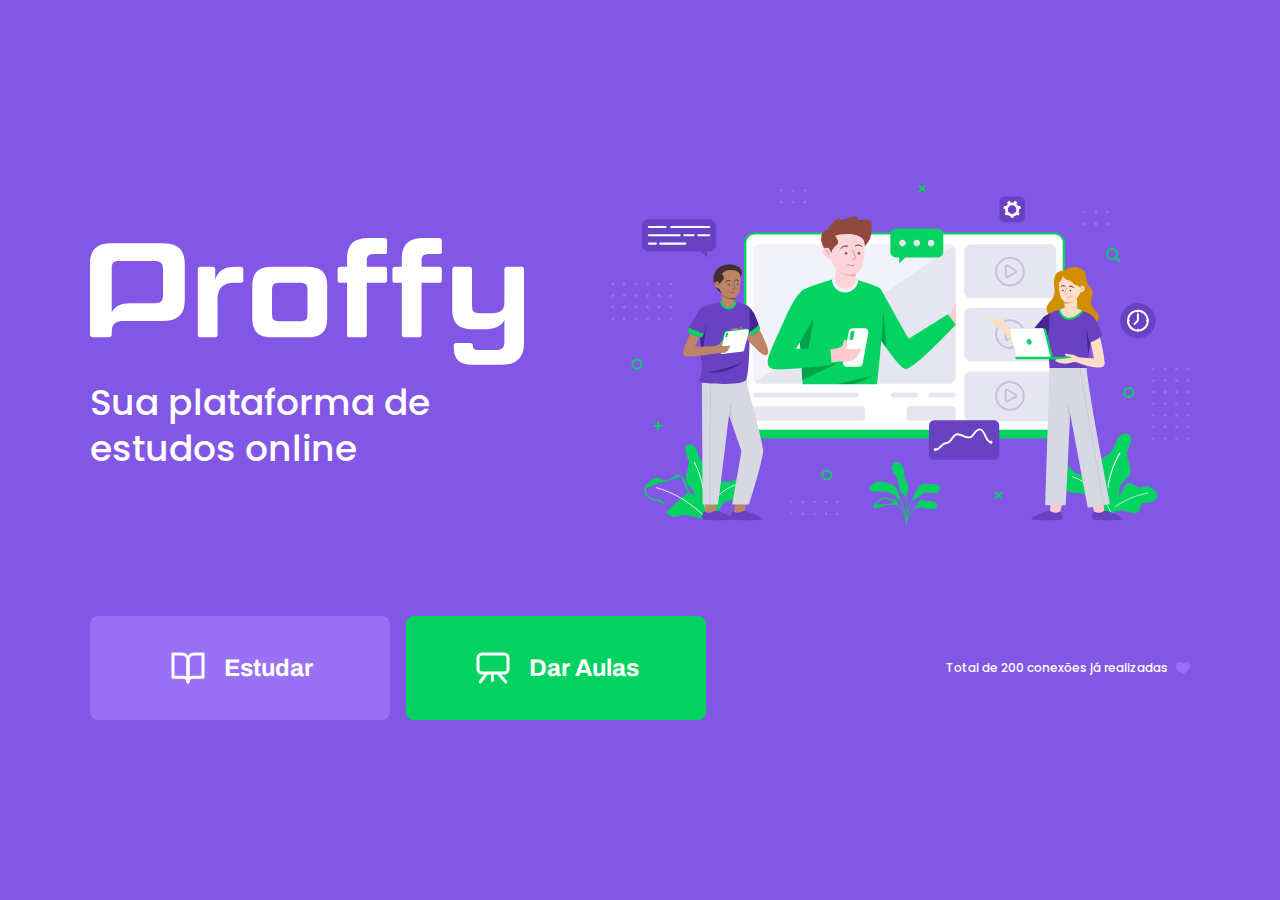
<file: index.html>
<!DOCTYPE html>
<html lang="pt-br">
    <head>
        <meta charset="UTF-8">
        <meta name="viewport" content="width=device-width, initial-scale=1.0">
        <meta name="theme-color" content="#8257E5">
        <link href="https://fonts.googleapis.com/css2?family=Archivo:wght@400;600;700&amp;family=Poppins:wght@400;600&amp;display=swap" rel="stylesheet">

        <link rel="stylesheet" href="css/main.css">
        <link rel="stylesheet" href="css/partials/page-landing.css">
        <title>Proffy | Sua plataforma de estudos</title>
        <link rel="shortcut icon" href="img/favicon.png" type="image/png">
    </head>
    <body id='page-landing'>

        <div id="container">
            <div class="logo-container">
                <img src="img/logo.svg" alt="Proffy">
                <h2>Sua plataforma de estudos online </h2>
            </div>
          
            <img class="hero-image" src="img/landing.svg" alt="Plataforma de Estudos">

            <div class="buttons-container">
                <a class = "study" href="study.html" target="blank">
                    <img src="img/icons/study.svg" alt="Estudar"> Estudar
                </a>
                <a class = "give-classes" href="give-classes.html">
                    <img src="img/icons/give-classes.svg" alt="Dar Aulas"> Dar Aulas
                </a>
            </div>

            <p class="total-connections">
                Total de 200 conexões já realizadas 
                <img src="img/icons/purple-heart.svg" alt="Coração Roxo">
            </p>
 
        </div> 

    </body>
</html>
</file>
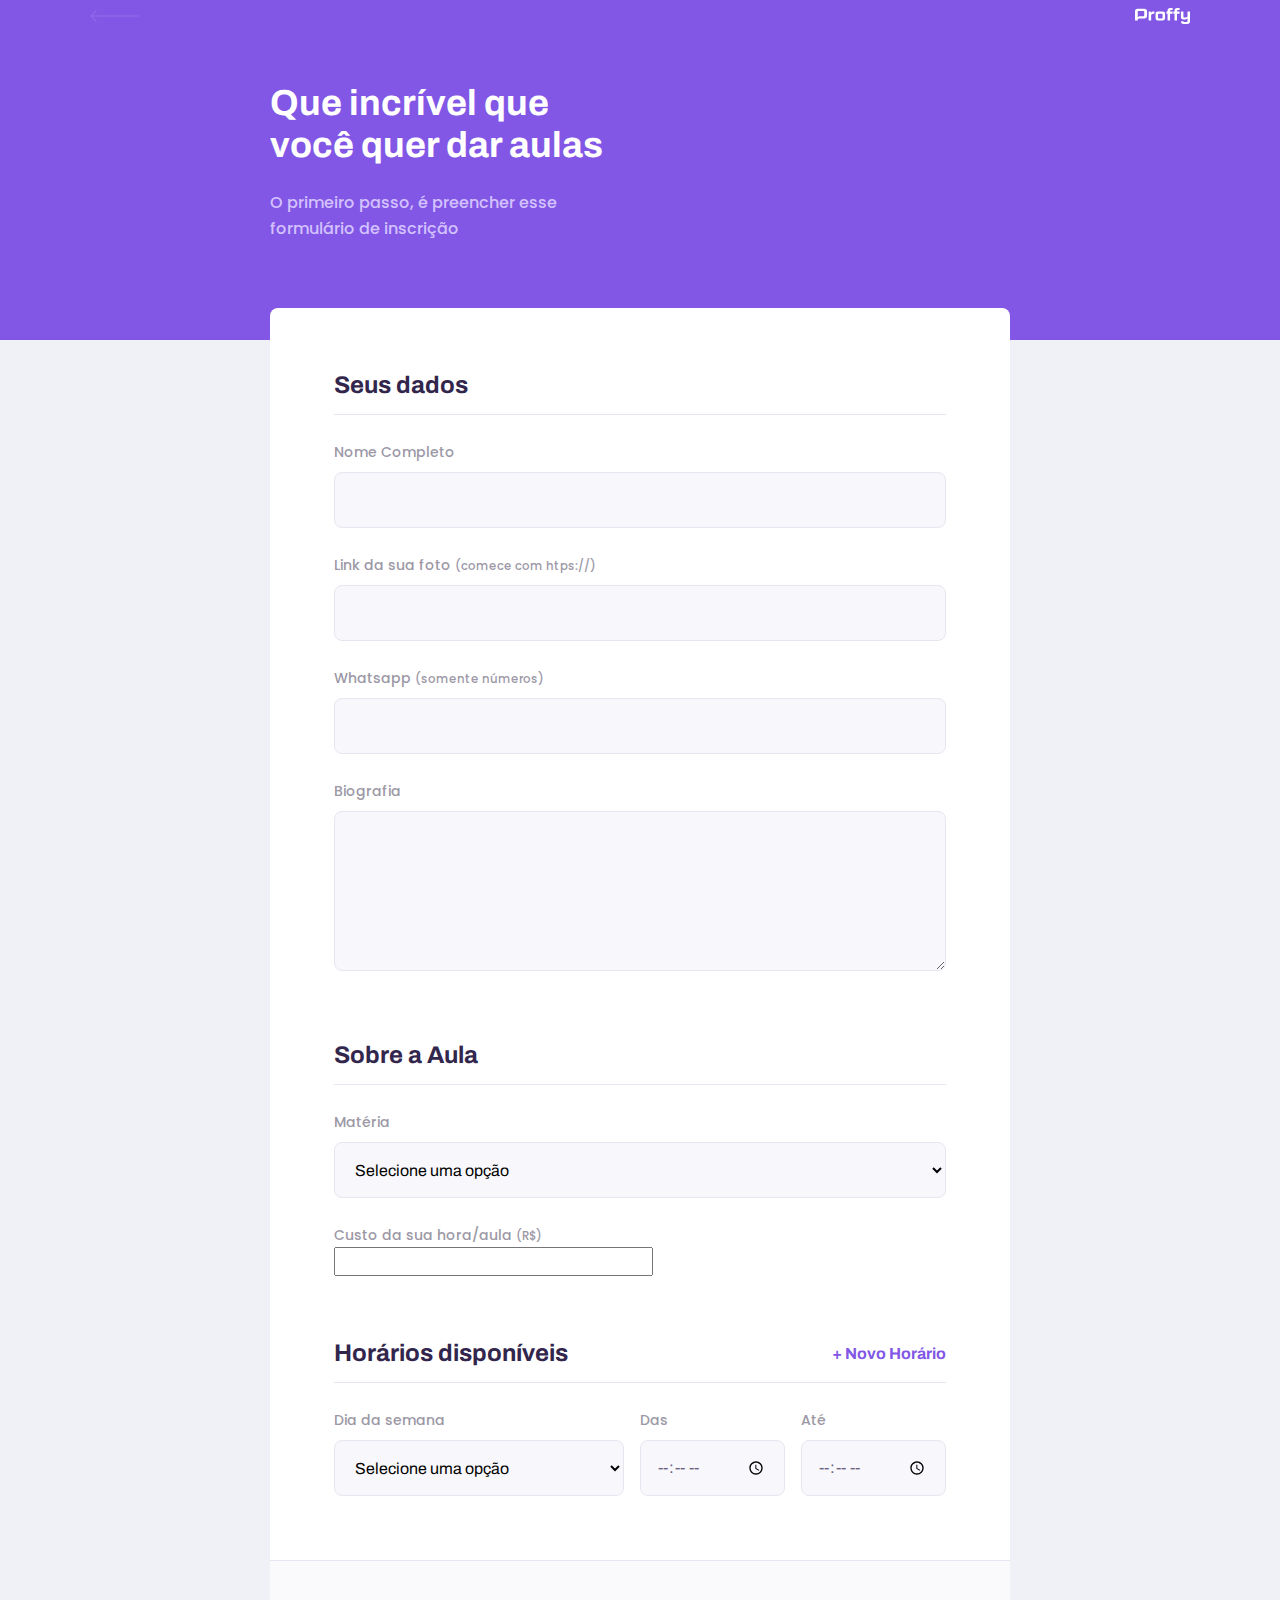
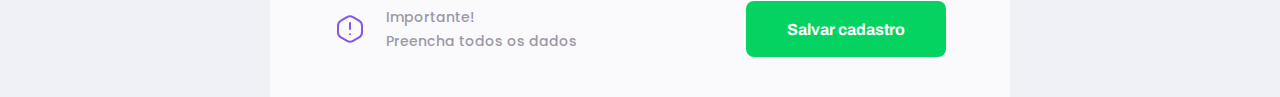
<file: give-classes.html>
<!DOCTYPE html>
<html lang="pt-br">
    <head>
        <meta charset="UTF-8">
        <meta name="viewport" content="width=device-width, initial-scale=1.0">
        <meta name="theme-color" content="#8257E5">

        <link href="https://fonts.googleapis.com/css2?family=Archivo:wght@400;700&amp;family=Poppins:wght@400;600&amp;display=swap" rel="stylesheet">
        <link rel="stylesheet" href="css/main.css">
        <link rel="stylesheet" href="css/partials/header.css">
        <link rel="stylesheet" href="css/partials/forms.css">
        <link rel="stylesheet" href="css/partials/page-give-classes.css">
        <link rel="shortcut icon" href="img/favicon.png" type="image/png">

        <title>Proffy | Sua plataforma de estudos</title>

        <script src="js/addField.js" defer></script>
        
    </head>
    <body id='page-give-classes'>

        <div id="container">
           <header class="page-header">
               <div class="top-bar-container">
                   <a href="index.html" target="blank">
                       <img src="img/icons/back.svg" alt="Voltar">
                   </a>
                   <img src="img/logo.svg" alt="Proffy">
               </div>

               <div class="header-content">
                   <strong>Que incrível que você quer dar aulas</strong>
                   <p>O primeiro passo, é preencher esse formulário de inscrição</p>
               </div>
           </header>

           <main>
                <form action="#" id="create-class">
                    <fieldset>
                        <legend>Seus dados</legend>

                        <div class="input-block">
                            <label for="avatar">Nome Completo</label>
                            <input name="name" id="name" required>
                        </div>

                        <div class="input-block">
                            <label for="avatar">Link da sua foto <small>(comece com htps://)</small></label>
                            <input name="avatar" id="avatar" type="url" required>
                        </div>

                        <div class="input-block">
                            <label for="avatar">Whatsapp <small>(somente números)</small></label>
                            <input name="whatsapp" id="whatsapp" type="number" required>
                        </div>

                        <div class="textarea-block">
                            <label for="bio">Biografia</label>
                            <textarea name="bio" id="bio" required></textarea>
                        </div>

                    </fieldset>

                    <fieldset>
                        <legend>Sobre a Aula</legend>
                        <div class="select-block">
                            <label for="subject">Matéria</label>
                            <select name="subject" id="subject" required>
                                <option value="">Selecione uma opção</option>
                                <option value="1">Artes</option>
                                <option value="2">Biologia</option>
                                <option value="3">Ciências</option>
                                <option value="4">Educação física</option>
                                <option value="5">Física</option>
                                <option value="6">Geografia</option>
                                <option value="7">História</option>
                                <option value="8">Matemática</option>
                                <option value="9">Português</option>
                                <option value="10">Química</option>
                            </select>
                        </div>

                        <div class="input-block">
                            <label for="cost">Custo da sua hora/aula <small>(R$)</small></label>
                        </div>
                        <input type="cost" id="cost" type="number" required>
                    </fieldset>

                    <fieldset id="schedule-items">
                        <legend>Horários disponíveis 
                            <button type="button" id="add-time">+ Novo Horário</button>
                        </legend>

                        <div class="schedule-item">

                            <div class="select-block">
                                <label for="weekday">Dia da semana</label>

                                
                                <select name="weekday[]"><!-- [] ele irá vim com mais de 1 valor -->
                                    <option value="">Selecione uma opção</option>
                                    <option value="0">Domingo</option>
                                    <option value="1">Segunda-feira</option>
                                    <option value="2">Terça-feira</option>
                                    <option value="3">Quarta-feira</option>
                                    <option value="4">Quinta-feira</option>
                                    <option value="5">Sexta-feira</option>
                                    <option value="6">Sábado</option>
                                </select>
                            </div>

                            <div class="input-block">
                                <label for="time_from">Das</label>
                                <input type="time" name="time-from[]">
                            </div>

                            <div class="input-block">
                                <label for="time_from">Até</label>
                                <input type="time" name="time-from[]">
                            </div>

                        </div>
                    </fieldset>
                </form>
                <footer>
                    <p>
                        <img src="img/icons/warning.svg" alt="Aviso Importante">
                        Importante! <br>
                        Preencha todos os dados
                    </p>
                    <button type="submit" form="create-class">Salvar cadastro</button>
                </footer>
           </main>

        </div> 

        <script>

        </script>

    </body>
</html>
</file>
<file: css/main.css>
:root{
    --color-background: #F0F0F7;
    --color-primary-lighter:#9871F5;
    --color-primary-light:#916BEA;
    --color-primary: #8257E5;
    --color-primary-dark:#774DD6;
    --color-primary-darker:#6842C2;
    --color-secondary:#04D361;
    --color-secondary-dark:#04BF58;
    --color-title-in-primary: #FFFFFF;
    --color-text-in-primary:#D4C2FF;
    --color-text-title:#32264D;
    --color-text-complement:#9C98A6;
    --color-text-base:#6A6180;
    --color-line-in-white:#E6E6F0;
    --color-input-background:#F8F8FC;
    --color-button-text:#FFFFFF;
    --color-box-base: #FFFFFF;
    --color-box-footer:#FAFAFC;
    --color-small-info: #C1BCCC;

    /* Tamanho da Fonte Padrão: 16px - 100% - 1rem */

    font-size:60%;
}


*{
    margin: 0;
    padding: 0;
    box-sizing: border-box;
}

html, body{
    height: 100vh;
}

body{
    background-color: var(--color-background);
    font-size: 2rem;
    display: flex;
    align-items: center;
    justify-content: center;
}

body,
input,
button,
textarea {
    font-size: 1.6rem;
    font-weight: 500;
    font-family: Poppins;
    color: var(--color-text-base);
}

#container{
    width: 90vw;
    max-width: 700px;
}


@media (min-width: 700px) {
    :root{
        font-size: 62.5%; /*1rem - 10px*/
    }
}
</file>
<file: css/partials/page-landing.css>
#page-landing{
    background: var(--color-primary);
}

#page-landing #container{
    color: var(--color-title-in-primary);
}

.logo-container{
    text-align: center;
    margin-bottom: 3.2rem;
}

.logo-container h2{
    font-weight: 500;
    font-size: 3.6rem;
    line-height: 4.6rem;
    margin-top: 0.8rem;

}

.logo-container img{
    height: 10rem;
}

.hero-image{
    width: 100%;
}

.buttons-container{
    display: flex;
    justify-content: center;
    margin: 3.2rem 0;
}

.buttons-container a {
    width: 30rem;
    height: 10.4rem;
    border-radius: 0.8rem;
    margin-right: 1.6rem;
    font: 700 2.4rem Archivo;

    display: flex;
    align-items: center;
    justify-content: center;

    text-decoration: none;

    color: var(--color-button-text);
}

.buttons-container img{
    margin-right: 1.6rem;
}

.buttons-container a img {
    width: 4rem;
}

.buttons-container a.study{
    background: var(--color-primary-lighter);
}

.buttons-container a.give-classes{
    background: var(--color-secondary);
}


.total-connections{
    font-size: 1.8rem;

    display: flex;
    align-items: center;
    justify-content: center;
}

.total-connections img{
    margin-left: 0.8rem;
}

@media(max-width:699px){
    :root{
        font-size: 40%;
    }
}


@media (min-width:1100px){
    #page-landing #container{
        max-width: 1100px;
        display: grid;
        grid-template-columns: 2fr 1fr 2fr;
        grid-template-rows: 350px 1fr;
        grid-template-areas: 
        "proffy image image"
        "button button texting";
        column-gap: 87px;
        row-gap: 86px;
    }

    .logo-container{
        grid-area: proffy;
        text-align: initial;
        align-self: center;
        margin: 0;
    }

    .logo-container img{
        height: 127px;
    }

    .hero-image{
        grid-area: image;
        height: 350px;
    }
    .buttons-container{
        grid-area: button;
        justify-content: flex-start;
        margin: 0;
    }
    .total-connections{
        grid-area: texting;
        justify-content: flex-end;
        font-size: 1.2rem;
    }
}
</file>
<file: css/partials/header.css>
.page-header{
    background-color: var(--color-primary);
    display: flex;
    flex-direction: column;
}

.page-header .top-bar-container{
    width: 90%;
    margin: 0 auto;

    display: flex;
    align-items: center;
    justify-content: space-between;

    height: 1.6rem 0;
}

.page-header .top-bar-container > img{
    height: 1.6rem;
    
}

.page-header .top-bar-container a{
    height: 3.2rem;
    opacity: 0.2;
}

.page-header .top-bar-container a:hover{
    height: 3.2rem;
}

.page-header .header-content{
    width: 90%;
    margin: auto;

    position: relative;
}

.page-header .header-content strong{
    font: 700 3.6rem Archivo;
    line-height: 4.2rem;
    color: var(--color-title-in-primary);
}

.page-header .header-content p{
    max-width: 30rem;
    font-size: 1.6rem;
    line-height: 2.6rem;
    color: var(--color-text-in-primary);
    margin-top: 2.4rem;
}


@media (min-width:700px){

    .page-header{
        height: 340px;
    }

    .page-header .top-bar-container{
        max-width: 1100px;
    }    

    .page-header .header-content{
        max-width: 740px;
        margin: 0 auto;
        flex: 1 1;
        padding-bottom: 48px;
        display: flex;
        flex-direction: column;
        justify-content: center;
    }

    .page-header .header-content strong{
        max-width: 350px;
    }
}
</file>
<file: css/partials/forms.css>
.select-block label,
.input-block label,
.textarea-block label{
    font-size: 1.4rem;
    color: var(--color-text-complement);
}

.input-block input,
.select-block select,
.textarea-block textarea{
    width: 100%;
    height: 5.6rem;
    margin-top: 0.8rem;
    border-radius: 0.8rem;
    background: var(--color-input-background);
    border: 1px solid var(--color-line-in-white);
    outline: 0;
    padding: 0 1.6rem;
    font: 1.6rem Archivo;
}

.textarea-block textarea{
    padding: 1.2rem 1.6rem;
    height: 16rem;

    resize: vertical;
}

.input-block,
.textarea-block{
    position: relative;
    bottom: 0px;
}

.input-block:focus-within::after,
.textarea-block:focus-within::after{
    content: "";
     
    width: calc(100% - 3.2rem);
    height: 2px;
    background: var(--color-primary-light);
    position: absolute;
    left: 1.6rem;
    right: 1.6rem;
    bottom: 0;
}
</file>
<file: css/partials/page-give-classes.css>
#page-give-classes #container{
    width: 100vw;
    height: 100vh;
}

#page-give-classes .page-header .header-content{
    margin-bottom: 6.4rem;
}

#page-give-classes main{
    background-color: var(--color-box-base);
    width: 100%;
    max-width: 74rem;
    border-radius: .8rem;
    margin: -3.2rem auto 3.2rem;
    padding-top: 6.4rem;
}

#page-give-classes fieldset{
    border: none;

    padding: 0 2.4rem;
}

#page-give-classes fieldset legend{
    font: 700 2.4rem Archivo;
    color: var(--color-text-title);
    margin-bottom: 2.4rem;

    display: flex;
    align-items: center;
    justify-content: space-between;

    width: 100%;

    padding-bottom: 1.6rem;
    border-bottom: 1px solid var(--color-line-in-white);
}

#page-give-classes fieldset legend button{
    background: none;
    border: 0;
    
    color:var(--color-primary);

    font: 700 1.6rem Archivo;

    cursor: pointer;
    transition: 1s;
}

#page-give-classes fieldset legend button:hover{
    transform: translateY(-5px);
    color: var(--color-primary);
}

#page-give-classes fieldset+fieldset{
    margin-top: 6.4rem;
}

#page-give-classes .input-block+.input-block,
#page-give-classes .input-block+.textarea-block,
#page-give-classes .select-block+.input-block{
    margin-top: 2.4rem;
}

#page-give-classes main footer{
    padding: 4rem 2.4rem;

    background: var(--color-box-footer);
    border-top: 1px solid var(--color-line-in-white);
    margin-top: 6.4rem;
}

#page-give-classes main footer p {
    display: flex;

    align-items: center;
    justify-content: center;

    font-size: 1.4rem;
    line-height: 2.4rem;

    color: var(--color-text-complement);
}

#page-give-classes main footer p img {
    margin-right: 2rem;
}

#page-give-classes main footer button{
    width: 100%;
    height: 5.6rem;
    background: var(--color-secondary);
    color: var(--color-button-text);
    border: 0;
    border-radius: .8rem;
    cursor: pointer;
    font: 700 1.6rem Archivo;
    display: flex;
    align-items: center;
    justify-content: center;
    text-decoration: none;
    transition: 0.2s;
    margin-top: 3.2rem;
}

#page-give-classes main footer button:hover{
    background: var(--color-secondary-dark);
}

.schedule-item+.schedule-item{
    margin-top: 3.2rem;
    padding-top: 3.2rem;

    border-top: 1px solid var(--color-line-in-white);
}

@media (min-width: 700px){
    #page-give-classes #container{
        max-width: 100vw;
    }

    #page-give-classes .page-header .header-content{
        margin-bottom: 0;
    }

    #page-give-classes main fieldset{
        padding: 0 64px;
    }

    .schedule-item {
        display: grid;
        grid-template-columns: 2fr 1fr 1fr;
        column-gap: 1.6rem;
    }

    #page-give-classes #schedule-items .select-block+.input-block,
    #page-give-classes #schedule-items .input-block+.input-block{
        margin-top: 0;
    }

    #page-give-classes main footer{
        padding: 40px 64px;

        display: flex;
        align-items: center;
        justify-content: space-between;
    }

    #page-give-classes main footer button{
        margin-top: 0;

        width: 200px;
    }
}
</file>
